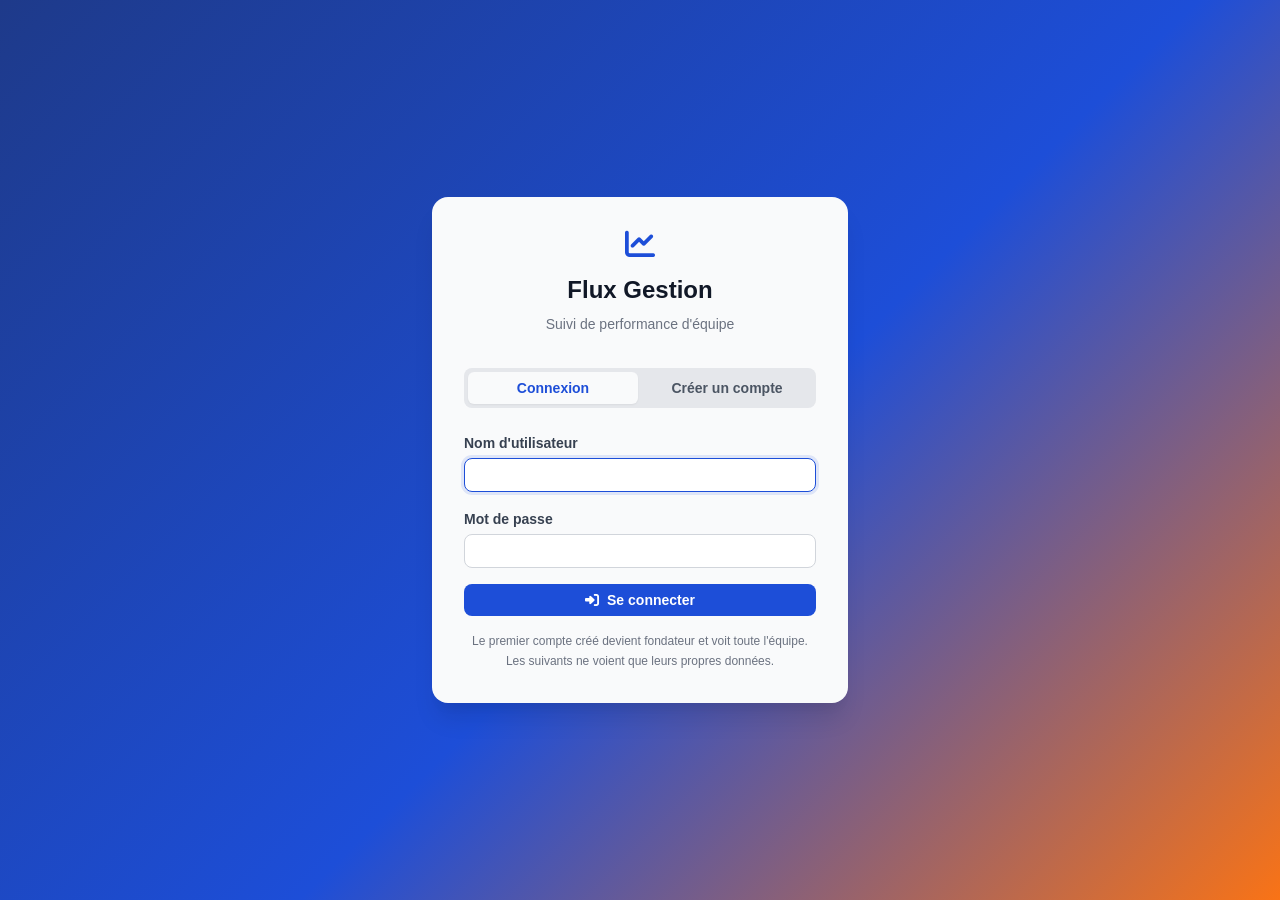
<file: frontend/login.html>
<!DOCTYPE html>
<html lang="fr">
<head>
    <meta charset="UTF-8">
    <meta name="viewport" content="width=device-width, initial-scale=1.0">
    <title>Connexion — Flux Gestion</title>

    <link rel="stylesheet" href="css/style.css">
    <link rel="stylesheet" href="https://cdnjs.cloudflare.com/ajax/libs/font-awesome/6.4.0/css/all.min.css">

    <style>
        .auth-page {
            min-height: 100vh;
            display: flex;
            align-items: center;
            justify-content: center;
            padding: var(--spacing-base);
            /* Le bleu tient les deux tiers, l'orange n'arrive qu'au coin :
               passer directement de l'un a l'autre virait au mauve. */
            background: linear-gradient(135deg, var(--primary-dark) 0%,
                        var(--primary) 55%, var(--accent) 100%);
        }

        .auth-card {
            width: 100%;
            max-width: 26rem;
            background: var(--gray-50);
            border-radius: var(--radius-lg);
            box-shadow: var(--shadow-xl);
            padding: var(--spacing-lg);
        }

        .auth-brand {
            text-align: center;
            margin-bottom: var(--spacing-lg);
        }

        .auth-brand i {
            font-size: var(--font-size-3xl);
            color: var(--primary);
        }

        .auth-brand h1 {
            margin: var(--spacing-sm) 0 var(--spacing-xs);
            font-size: var(--font-size-2xl);
            color: var(--gray-900);
        }

        .auth-brand p {
            color: var(--gray-500);
            font-size: var(--font-size-sm);
        }

        .auth-tabs {
            display: flex;
            gap: var(--spacing-xs);
            background: var(--gray-200);
            border-radius: var(--radius-base);
            padding: var(--spacing-xs);
            margin-bottom: var(--spacing-md);
        }

        .auth-tab {
            flex: 1;
            padding: var(--spacing-sm);
            border: none;
            border-radius: var(--radius-sm);
            background: transparent;
            color: var(--gray-600);
            font-family: var(--font-family);
            font-size: var(--font-size-sm);
            font-weight: 600;
            cursor: pointer;
            transition: all var(--transition-base);
        }

        .auth-tab.active {
            background: var(--gray-50);
            color: var(--primary);
            box-shadow: var(--shadow-sm);
        }

        .auth-form .form-group {
            margin-bottom: var(--spacing-base);
        }

        .auth-form label {
            display: block;
            margin-bottom: var(--spacing-xs);
            font-size: var(--font-size-sm);
            font-weight: 600;
            color: var(--gray-700);
        }

        .auth-form .btn {
            width: 100%;
            justify-content: center;
        }

        .auth-row {
            display: grid;
            grid-template-columns: 1fr 1fr;
            gap: var(--spacing-sm);
        }

        .auth-error {
            display: none;
            margin-bottom: var(--spacing-base);
            padding: var(--spacing-sm) var(--spacing-base);
            border-left: 3px solid var(--danger);
            border-radius: var(--radius-sm);
            background: rgba(245, 87, 108, 0.1);
            color: var(--danger);
            font-size: var(--font-size-sm);
            white-space: pre-line;
        }

        .auth-error.visible { display: block; }

        .auth-hint {
            margin-top: var(--spacing-base);
            text-align: center;
            font-size: var(--font-size-xs);
            color: var(--gray-500);
        }

        @media (max-width: 480px) {
            .auth-row { grid-template-columns: 1fr; }
        }
    </style>
</head>
<body class="auth-page">

    <main class="auth-card">
        <div class="auth-brand">
            <i class="fas fa-chart-line"></i>
            <h1>Flux Gestion</h1>
            <p>Suivi de performance d'équipe</p>
        </div>

        <div class="auth-tabs" role="tablist">
            <button type="button" class="auth-tab active" data-tab="login" role="tab">
                Connexion
            </button>
            <button type="button" class="auth-tab" data-tab="register" role="tab">
                Créer un compte
            </button>
        </div>

        <div id="authError" class="auth-error" role="alert"></div>

        <!-- Connexion -->
        <form id="loginForm" class="auth-form" novalidate>
            <div class="form-group">
                <label for="loginUsername">Nom d'utilisateur</label>
                <input type="text" id="loginUsername" class="input-field"
                       autocomplete="username" required>
            </div>
            <div class="form-group">
                <label for="loginPassword">Mot de passe</label>
                <input type="password" id="loginPassword" class="input-field"
                       autocomplete="current-password" required>
            </div>
            <button type="submit" class="btn btn-primary">
                <i class="fas fa-right-to-bracket"></i> Se connecter
            </button>
        </form>

        <!-- Inscription -->
        <form id="registerForm" class="auth-form" hidden novalidate>
            <div class="form-group">
                <label for="registerUsername">Nom d'utilisateur</label>
                <input type="text" id="registerUsername" class="input-field"
                       autocomplete="username" required>
            </div>
            <div class="form-group">
                <label for="registerEmail">Email</label>
                <input type="email" id="registerEmail" class="input-field"
                       autocomplete="email" required>
            </div>
            <div class="auth-row">
                <div class="form-group">
                    <label for="registerFirstName">Prénom</label>
                    <input type="text" id="registerFirstName" class="input-field"
                           autocomplete="given-name">
                </div>
                <div class="form-group">
                    <label for="registerLastName">Nom</label>
                    <input type="text" id="registerLastName" class="input-field"
                           autocomplete="family-name">
                </div>
            </div>
            <div class="auth-row">
                <div class="form-group">
                    <label for="registerJobTitle">Poste</label>
                    <input type="text" id="registerJobTitle" class="input-field"
                           placeholder="Business Developer">
                </div>
                <div class="form-group">
                    <label for="registerDepartment">Pôle</label>
                    <select id="registerDepartment" class="input-field">
                        <option value="commercial">Commercial</option>
                        <option value="marketing">Marketing</option>
                        <option value="produit">Produit</option>
                        <option value="technique">Technique</option>
                        <option value="finance">Finance</option>
                        <option value="operations">Opérations</option>
                        <option value="direction">Direction</option>
                    </select>
                </div>
            </div>
            <div class="form-group">
                <label for="registerPassword">Mot de passe</label>
                <input type="password" id="registerPassword" class="input-field"
                       autocomplete="new-password" required>
            </div>
            <div class="form-group">
                <label for="registerPasswordConfirm">Confirmer le mot de passe</label>
                <input type="password" id="registerPasswordConfirm" class="input-field"
                       autocomplete="new-password" required>
            </div>
            <button type="submit" class="btn btn-primary">
                <i class="fas fa-user-plus"></i> Créer mon compte
            </button>
        </form>

        <p class="auth-hint">
            Le premier compte créé devient fondateur et voit toute l'équipe.
            Les suivants ne voient que leurs propres données.
        </p>
    </main>

    <div id="loadingSpinner" class="loading-spinner">
        <div class="spinner"></div>
    </div>
    <div id="toastContainer" class="toast-container"></div>

    <script src="config.js"></script>
    <script src="js/utils.js"></script>
    <script src="js/api.js"></script>
    <script src="js/auth.js"></script>
</body>
</html>
</file>
<file: frontend/css/style.css>
/* ============================
   VARIABLES ET THEMING
   ============================ */

:root {
    /* Bleu : la structure et les actions principales. */
    --primary: #1d4ed8;
    --primary-dark: #1e3a8a;
    --primary-light: #3b82f6;
    --primary-soft: rgba(29, 78, 216, 0.12);

    /* Orange : l'accent, ce qui doit attirer l'oeil. */
    --secondary: #f97316;
    --accent: #f97316;
    --accent-dark: #ea580c;
    --accent-soft: rgba(249, 115, 22, 0.14);

    --success: #16a34a;
    --warning: #f59e0b;
    --danger: #dc2626;
    --info: #0ea5e9;

    /* Chrome de navigation : un bleu nuit franc, pour que le rail et la barre
       ne se confondent jamais avec la zone de travail. */
    --nav-bg: #0f294d;
    --nav-bg-soft: #1b3f6b;
    --nav-border: #1c3d66;
    --nav-text: #b9cbe4;
    --nav-text-strong: #ffffff;
    --nav-muted: #7f9ac0;

    /* Fond de la zone de travail, legerement bleute. */
    --body-bg: #eef2f8;
    
    /* Neutres */
    --dark: #2c3e50;
    --light: #ecf0f1;
    --gray-50: #f9fafb;
    --gray-100: #f3f4f6;
    --gray-200: #e5e7eb;
    --gray-300: #d1d5db;
    --gray-400: #9ca3af;
    --gray-500: #6b7280;
    --gray-600: #4b5563;
    --gray-700: #374151;
    --gray-800: #1f2937;
    --gray-900: #111827;
    
    /* Status */
    --status-excellent: #16a34a;
    --status-good: #0ea5e9;
    --status-average: #f59e0b;
    --status-poor: #f97316;
    --status-critical: #dc2626;
    
    /* Spacing */
    --spacing-xs: 0.25rem;
    --spacing-sm: 0.5rem;
    --spacing-base: 1rem;
    --spacing-md: 1.5rem;
    --spacing-lg: 2rem;
    --spacing-xl: 3rem;
    --spacing-2xl: 4rem;

    /* Layout */
    --sidebar-width: 264px;
    --topbar-height: 64px;
    --content-max: 1500px;

    /* Typography */
    --font-family: -apple-system, BlinkMacSystemFont, 'Segoe UI', Roboto, 'Helvetica Neue', Arial, sans-serif;
    --font-size-xs: 0.75rem;
    --font-size-sm: 0.875rem;
    --font-size-base: 1rem;
    --font-size-lg: 1.125rem;
    --font-size-xl: 1.25rem;
    --font-size-2xl: 1.5rem;
    --font-size-3xl: 1.875rem;
    
    /* Border Radius */
    --radius-sm: 0.375rem;
    --radius-base: 0.5rem;
    --radius-md: 0.75rem;
    --radius-lg: 1rem;
    
    /* Shadows */
    --shadow-sm: 0 1px 2px 0 rgba(0, 0, 0, 0.05);
    --shadow-base: 0 1px 3px 0 rgba(0, 0, 0, 0.1), 0 1px 2px 0 rgba(0, 0, 0, 0.06);
    --shadow-md: 0 4px 6px -1px rgba(0, 0, 0, 0.1), 0 2px 4px -1px rgba(0, 0, 0, 0.06);
    --shadow-lg: 0 10px 15px -3px rgba(0, 0, 0, 0.1), 0 4px 6px -2px rgba(0, 0, 0, 0.05);
    --shadow-xl: 0 20px 25px -5px rgba(0, 0, 0, 0.1), 0 10px 10px -5px rgba(0, 0, 0, 0.04);
    
    /* Transitions */
    --transition-fast: 150ms ease-in-out;
    --transition-base: 200ms ease-in-out;
    --transition-slow: 300ms ease-in-out;
}

/* Dark Mode */
body.dark-mode {
    --body-bg: #131c2b;
    --nav-bg: #0b1e39;
    --nav-bg-soft: #16334f;
    --nav-border: #17304f;
    --dark: #ecf0f1;
    --light: #2c3e50;
    --gray-50: #1f2937;
    --gray-100: #111827;
    --gray-200: #374151;
    --gray-300: #4b5563;
    --gray-400: #6b7280;
    --gray-500: #9ca3af;
    --gray-600: #d1d5db;
    --gray-700: #e5e7eb;
    --gray-800: #f3f4f6;
    --gray-900: #f9fafb;
}

/* ============================
   RESET ET GLOBAUX
   ============================ */

* {
    margin: 0;
    padding: 0;
    box-sizing: border-box;
}

html {
    scroll-behavior: smooth;
}

body {
    font-family: var(--font-family);
    background-color: var(--body-bg);
    color: var(--gray-900);
    line-height: 1.6;
    transition: background-color var(--transition-base), color var(--transition-base);
}

a {
    color: var(--primary);
    text-decoration: none;
    transition: color var(--transition-fast);
}

a:hover {
    color: var(--primary-dark);
}

button {
    font-family: inherit;
    cursor: pointer;
    border: none;
    background: none;
}

input, select, textarea {
    font-family: inherit;
    font-size: inherit;
}

/* Un `display` d'auteur l'emporte sur celui de l'agent utilisateur : sans
   cette regle, un element porteur de `hidden` mais mis en `flex` (le badge
   de taches, l'entree reservee aux fondateurs) resterait affiche. */
[hidden] {
    display: none !important;
}

/* ============================
   BARRES DE DEFILEMENT
   ============================ */

/* Quatre zones defilent : la page, le resume du rail, le corps des modales et
   le tableau d'equipe. La barre systeme, large et opaque, tranchait avec le
   reste ; celle-ci se fond dans le fond et suit le theme. */

::-webkit-scrollbar {
    width: 10px;
    height: 10px;
}

/* Piste transparente : la barre prend la couleur de ce qu'elle longe, carte
   blanche ou rail gris. */
::-webkit-scrollbar-track {
    background: transparent;
}

/* La bordure transparente, combinee a `background-clip`, degage une marge
   autour du curseur : il parait fin sans reduire la zone d'accroche. */
::-webkit-scrollbar-thumb {
    background-color: var(--gray-300);
    background-clip: content-box;
    border: 3px solid transparent;
    border-radius: 999px;
}

::-webkit-scrollbar-thumb:hover {
    background-color: var(--gray-400);
}

::-webkit-scrollbar-thumb:active {
    background-color: var(--gray-500);
}

/* Angle entre une barre horizontale et une verticale. */
::-webkit-scrollbar-corner {
    background: transparent;
}

/* Firefox ne connait pas les pseudo-elements ci-dessus et n'offre que ces deux
   proprietes. Elles sont isolees : dans Chromium, elles l'emporteraient sur
   `::-webkit-scrollbar` et feraient perdre la marge du curseur. */
@supports not selector(::-webkit-scrollbar) {
    * {
        scrollbar-width: thin;
        scrollbar-color: var(--gray-300) transparent;
    }
}

/* ============================
   COQUILLE APPLICATIVE
   ============================ */

/* Rail de navigation a gauche, colonne de travail a droite : la disposition
   classique d'une application de gestion. Le rail reste visible en
   permanence, seul le contenu defile. */
.app-shell {
    display: flex;
    min-height: 100vh;
}

.app-main {
    flex: 1;
    min-width: 0;
    display: flex;
    flex-direction: column;
}

/* ============================
   RAIL DE NAVIGATION
   ============================ */

.sidebar {
    width: var(--sidebar-width);
    flex-shrink: 0;
    background: var(--nav-bg);
    color: var(--nav-text);
    border-right: 1px solid var(--nav-border);
    display: flex;
    flex-direction: column;
    position: sticky;
    top: 0;
    height: 100vh;
    z-index: 60;
    transition: transform var(--transition-base);
}

/* --- Marque --- */

.sidebar-brand {
    display: flex;
    align-items: center;
    gap: var(--spacing-sm);
    height: var(--topbar-height);
    padding: 0 var(--spacing-base);
    border-bottom: 1px solid var(--nav-border);
    flex-shrink: 0;
}

.brand-mark {
    width: 36px;
    height: 36px;
    flex-shrink: 0;
    border-radius: var(--radius-base);
    background: var(--accent);
    color: white;
    display: flex;
    align-items: center;
    justify-content: center;
    box-shadow: var(--shadow-sm);
}

.brand-text {
    display: flex;
    flex-direction: column;
    line-height: 1.25;
    min-width: 0;
}

.brand-text strong {
    font-size: var(--font-size-base);
    color: var(--nav-text-strong);
}

.brand-text small {
    font-size: var(--font-size-xs);
    color: var(--nav-muted);
}

/* Le corps du rail defile d'un bloc, la marque reste en haut : avec dix
   entrees et le resume du mois, un ecran bas ne montrait plus le bas du menu. */
.sidebar-body {
    flex: 1;
    min-height: 0;
    overflow-y: auto;
    display: flex;
    flex-direction: column;
}

/* Sur fond bleu nuit, le curseur gris du reste de l'application disparaitrait :
   il passe en blanc translucide. */
.sidebar-body::-webkit-scrollbar-thumb {
    background-color: rgba(255, 255, 255, 0.22);
}

.sidebar-body::-webkit-scrollbar-thumb:hover {
    background-color: rgba(255, 255, 255, 0.38);
}

@supports not selector(::-webkit-scrollbar) {
    .sidebar-body {
        scrollbar-color: rgba(255, 255, 255, 0.28) transparent;
    }
}

/* --- Menu --- */

.sidebar-nav {
    display: flex;
    flex-direction: column;
    gap: 2px;
    padding: var(--spacing-sm) var(--spacing-sm) var(--spacing-base);
}

/* Un intitule de groupe separe les familles de pages sans ajouter de trait. */
.nav-section {
    padding: var(--spacing-md) var(--spacing-md) var(--spacing-xs);
    font-size: var(--font-size-xs);
    font-weight: 700;
    text-transform: uppercase;
    letter-spacing: 0.08em;
    color: var(--nav-muted);
}

.nav-section:first-child {
    padding-top: var(--spacing-sm);
}

.nav-link {
    display: flex;
    align-items: center;
    gap: var(--spacing-sm);
    padding: 0.625rem var(--spacing-md);
    border-radius: var(--radius-base);
    color: var(--nav-text);
    font-size: var(--font-size-sm);
    font-weight: 500;
    position: relative;
    transition: background-color var(--transition-fast), color var(--transition-fast);
}

/* Les icones partagent la meme largeur : les libelles s'alignent au pixel
   pres, quelle que soit la glyphe. */
.nav-icon {
    width: 1.25rem;
    flex-shrink: 0;
    text-align: center;
    font-size: var(--font-size-base);
    color: var(--nav-muted);
    transition: color var(--transition-fast);
}

.nav-label {
    flex: 1;
    min-width: 0;
    overflow: hidden;
    text-overflow: ellipsis;
    white-space: nowrap;
}

.nav-link:hover {
    background-color: var(--nav-bg-soft);
    color: var(--nav-text-strong);
}

.nav-link:hover .nav-icon {
    color: var(--accent);
}

/* L'entree courante s'eclaircit, l'orange la signe. */
.nav-link.active {
    background-color: var(--nav-bg-soft);
    color: var(--nav-text-strong);
    font-weight: 600;
}

.nav-link.active .nav-icon {
    color: var(--accent);
}

/* Le repere se cale sur le bord du rail, pas sur celui de la pastille. */
.nav-link.active::before {
    content: '';
    position: absolute;
    left: calc(-1 * var(--spacing-sm));
    top: 50%;
    transform: translateY(-50%);
    width: 3px;
    height: 60%;
    border-radius: 0 3px 3px 0;
    background: var(--accent);
}

.alert-badge {
    min-width: 20px;
    height: 20px;
    padding: 0 6px;
    background: var(--danger);
    color: white;
    border-radius: 999px;
    display: flex;
    align-items: center;
    justify-content: center;
    font-size: var(--font-size-xs);
    font-weight: 700;
}

/* --- Resume du mois --- */

/* Le resume vient sous le menu et pousse le contenu : c'est le corps du rail
   qui defile, pas lui. `margin-top: auto` le colle en bas tant que la place
   le permet. */
.sidebar-panel {
    margin-top: auto;
    padding: var(--spacing-base);
    border-top: 1px solid var(--nav-border);
}

.sidebar-panel h4 {
    font-size: var(--font-size-xs);
    font-weight: 700;
    text-transform: uppercase;
    letter-spacing: 0.08em;
    color: var(--nav-muted);
    margin-bottom: var(--spacing-sm);
}

/* Le resume du mois herite du fond sombre : ses textes s'eclaircissent. */
.sidebar-panel .text-muted,
.sidebar-panel .sidebar-metric {
    color: var(--nav-text);
}

.sidebar-panel .sidebar-metric strong {
    color: var(--nav-text-strong);
}

.sidebar-panel .sidebar-focus {
    color: var(--nav-muted);
}

.sidebar-panel .progress {
    background: rgba(255, 255, 255, 0.14);
}

.sidebar-panel .progress-legend {
    color: var(--nav-muted);
}

.sidebar-panel .progress-legend .text-muted {
    color: var(--nav-muted);
}

.sidebar-section + .sidebar-section {
    margin-top: var(--spacing-md);
}

/* --- Bloc utilisateur (barre du haut) --- */

.user-menu {
    position: relative;
}

.btn-user {
    display: flex;
    align-items: center;
    gap: var(--spacing-sm);
    padding: var(--spacing-xs) var(--spacing-sm);
    border-radius: var(--radius-base);
    text-align: left;
    transition: background-color var(--transition-fast);
}

.btn-user:hover {
    background-color: var(--nav-bg-soft);
}

.user-avatar {
    width: 32px;
    height: 32px;
    flex-shrink: 0;
    border-radius: 50%;
    background: var(--nav-bg-soft);
    color: var(--nav-text-strong);
    display: flex;
    align-items: center;
    justify-content: center;
}

.user-identity {
    flex: 1;
    min-width: 0;
    display: flex;
    flex-direction: column;
    line-height: 1.3;
}

.identity-name {
    max-width: 12rem;
    font-size: var(--font-size-sm);
    font-weight: 600;
    color: var(--nav-text-strong);
    overflow: hidden;
    text-overflow: ellipsis;
    white-space: nowrap;
}

.identity-role {
    max-width: 12rem;
    font-size: var(--font-size-xs);
    color: var(--nav-muted);
    overflow: hidden;
    text-overflow: ellipsis;
    white-space: nowrap;
}

.user-caret {
    color: var(--nav-muted);
    font-size: var(--font-size-xs);
}

/* Ancre en haut de page : le menu se deroule vers le bas, aligne a droite. */
.dropdown-menu {
    position: absolute;
    top: 100%;
    right: 0;
    min-width: 12rem;
    background: white;
    border: 1px solid var(--gray-200);
    border-radius: var(--radius-md);
    box-shadow: var(--shadow-lg);
    margin-top: var(--spacing-xs);
    opacity: 0;
    visibility: hidden;
    transform: translateY(-8px);
    transition: all var(--transition-base);
    z-index: 70;
    overflow: hidden;
}

body.dark-mode .dropdown-menu {
    background: var(--gray-100);
}

.user-menu:hover .dropdown-menu,
.user-menu:focus-within .dropdown-menu {
    opacity: 1;
    visibility: visible;
    transform: translateY(0);
}

.dropdown-menu a {
    display: flex;
    align-items: center;
    gap: var(--spacing-sm);
    padding: var(--spacing-md);
    font-size: var(--font-size-sm);
    color: var(--gray-700);
    transition: all var(--transition-fast);
    border-bottom: 1px solid var(--gray-200);
}

.dropdown-menu a:last-child {
    border-bottom: none;
}

.dropdown-menu a:hover {
    background-color: var(--gray-100);
    color: var(--primary);
}

/* --- Tiroir mobile --- */

.sidebar-scrim {
    display: none;
    position: fixed;
    inset: 0;
    background: rgba(17, 24, 39, 0.45);
    z-index: 55;
    opacity: 0;
    visibility: hidden;
    transition: opacity var(--transition-base), visibility var(--transition-base);
}

/* ============================
   BARRE SUPERIEURE
   ============================ */

.topbar {
    height: var(--topbar-height);
    flex-shrink: 0;
    display: flex;
    align-items: center;
    gap: var(--spacing-base);
    padding: 0 var(--spacing-lg);
    background: var(--nav-bg);
    color: var(--nav-text);
    border-bottom: 1px solid var(--nav-border);
    position: sticky;
    top: 0;
    z-index: 50;
}

.sidebar-toggle {
    display: none;
    width: 40px;
    height: 40px;
    border-radius: var(--radius-base);
    align-items: center;
    justify-content: center;
    color: var(--nav-text);
}

.sidebar-toggle:hover {
    background-color: var(--nav-bg-soft);
}

.breadcrumb {
    display: flex;
    align-items: center;
    gap: var(--spacing-sm);
    min-width: 0;
    font-size: var(--font-size-sm);
    color: var(--nav-muted);
}

.breadcrumb i {
    font-size: 0.625rem;
    color: var(--nav-muted);
}

.breadcrumb strong {
    font-weight: 600;
    color: var(--nav-text-strong);
    overflow: hidden;
    text-overflow: ellipsis;
    white-space: nowrap;
}

.topbar-actions {
    margin-left: auto;
    display: flex;
    align-items: center;
    gap: var(--spacing-xs);
}

.topbar-date {
    font-size: var(--font-size-sm);
    color: var(--nav-muted);
    white-space: nowrap;
    padding-right: var(--spacing-base);
    margin-right: var(--spacing-xs);
    border-right: 1px solid var(--nav-border);
}

.topbar-date::first-letter {
    text-transform: uppercase;
}

.btn-icon {
    width: 40px;
    height: 40px;
    border-radius: var(--radius-base);
    display: flex;
    align-items: center;
    justify-content: center;
    color: var(--gray-600);
    transition: all var(--transition-fast);
    cursor: pointer;
}

.btn-icon:hover {
    background-color: var(--gray-100);
    color: var(--primary);
}

/* Dans la barre sombre, l'icone s'eclaircit au lieu de foncer. */
.topbar .btn-icon {
    color: var(--nav-text);
}

.topbar .btn-icon:hover {
    background-color: var(--nav-bg-soft);
    color: var(--nav-text-strong);
}

/* ============================
   CONTENT AREA
   ============================ */

/* La colonne de travail est bornee : au-dela, les lignes de tableau et les
   listes deviennent trop larges pour etre lues d'un balayage. */
.content {
    flex: 1;
    width: 100%;
    max-width: var(--content-max);
    padding: var(--spacing-lg) var(--spacing-lg) var(--spacing-2xl);
}

.page {
    display: none;
}

.page.active {
    display: block;
    animation: apparition 140ms ease-out;
}

/* La bascule de page ne joue que sur l'opacite : un deplacement vertical
   rallonge la transition sans rien apprendre a l'utilisateur. */
@keyframes apparition {
    from { opacity: 0; }
    to { opacity: 1; }
}

@keyframes fadeIn {
    from {
        opacity: 0;
        transform: translateY(10px);
    }
    to {
        opacity: 1;
        transform: translateY(0);
    }
}

.page-header {
    display: flex;
    justify-content: space-between;
    align-items: flex-start;
    gap: var(--spacing-base);
    margin-bottom: var(--spacing-lg);
    padding-bottom: var(--spacing-base);
    border-bottom: 1px solid var(--gray-200);
}

.page-header h1 {
    font-size: var(--font-size-2xl);
    font-weight: 700;
    letter-spacing: -0.01em;
    color: var(--gray-900);
    margin-bottom: var(--spacing-xs);
}

.page-header .text-muted {
    color: var(--gray-500);
    font-size: var(--font-size-sm);
}

/* ============================
   CARDS ET CONTENEURS
   ============================ */

.card {
    background: white;
    border-radius: var(--radius-lg);
    padding: var(--spacing-lg);
    box-shadow: var(--shadow-base);
    margin-bottom: var(--spacing-lg);
    transition: box-shadow var(--transition-fast);
}

body.dark-mode .card {
    background: var(--gray-100);
}

.card:hover {
    box-shadow: var(--shadow-md);
}

.card h3 {
    font-size: var(--font-size-lg);
    margin-bottom: var(--spacing-md);
    color: var(--gray-900);
}

/* ============================
   STATS
   ============================ */

/* Quatre tuiles sur une ligne des 1100 px de colonne de travail. */
.stats-grid {
    display: grid;
    grid-template-columns: repeat(auto-fit, minmax(200px, 1fr));
    gap: var(--spacing-base);
    margin-bottom: var(--spacing-lg);
}

.stat-card {
    background: white;
    border-radius: var(--radius-lg);
    padding: var(--spacing-base);
    display: flex;
    gap: var(--spacing-base);
    align-items: center;
    box-shadow: var(--shadow-base);
    transition: all var(--transition-base);
}

body.dark-mode .stat-card {
    background: var(--gray-100);
}

.stat-card:hover {
    transform: translateY(-4px);
    box-shadow: var(--shadow-lg);
}

.stat-icon {
    width: 44px;
    height: 44px;
    border-radius: var(--radius-base);
    display: flex;
    align-items: center;
    justify-content: center;
    color: white;
    font-size: var(--font-size-lg);
    flex-shrink: 0;
    background: var(--primary);
}

/* Quatre teintes suffisent a distinguer les tuiles sans quitter la palette. */
.stat-icon.icon-accent { background: var(--accent); }
.stat-icon.icon-info { background: var(--info); }
.stat-icon.icon-success { background: var(--success); }
.stat-icon.icon-danger { background: var(--danger); }

.stat-content {
    flex: 1;
}

.stat-label {
    display: block;
    font-size: var(--font-size-xs);
    color: var(--gray-500);
    margin-bottom: var(--spacing-xs);
    text-transform: uppercase;
    letter-spacing: 0.5px;
}

/* Les valeurs monetaires sont plus longues qu'un simple compteur : la coupure
   doit tomber sur le separateur, jamais entre un montant et son symbole. */
.stat-content h3 {
    font-size: var(--font-size-xl);
    line-height: 1.25;
    font-weight: 700;
    color: var(--gray-900);
    margin: 0;
    overflow-wrap: break-word;
}

/* ============================
   CHARTS
   ============================ */

.charts-container {
    display: grid;
    grid-template-columns: repeat(auto-fit, minmax(400px, 1fr));
    gap: var(--spacing-lg);
    margin-bottom: var(--spacing-2xl);
}

.chart-card {
    background: white;
    border-radius: var(--radius-lg);
    padding: var(--spacing-lg);
    box-shadow: var(--shadow-base);
}

body.dark-mode .chart-card {
    background: var(--gray-100);
}

.chart-card h3 {
    font-size: var(--font-size-lg);
    margin-bottom: var(--spacing-lg);
    color: var(--gray-900);
}

.chart-card canvas {
    max-height: 300px;
}

/* ============================
   LISTES
   ============================ */

.performances-list, .alerts-list {
    display: grid;
    gap: var(--spacing-md);
}

.performance-item, .alert-item {
    background: white;
    border-radius: var(--radius-md);
    padding: var(--spacing-md);
    border-left: 4px solid transparent;
    display: flex;
    justify-content: space-between;
    align-items: center;
    transition: all var(--transition-fast);
    cursor: pointer;
}

body.dark-mode .performance-item,
body.dark-mode .alert-item {
    background: var(--gray-100);
}

.performance-item:hover, .alert-item:hover {
    box-shadow: var(--shadow-md);
    transform: translateX(4px);
}

.performance-item.excellent {
    border-left-color: var(--status-excellent);
}

.performance-item.good {
    border-left-color: var(--status-good);
}

.performance-item.average {
    border-left-color: var(--status-average);
}

.performance-item.poor {
    border-left-color: var(--status-poor);
}

.performance-item.critical {
    border-left-color: var(--status-critical);
}

.performance-header {
    flex: 1;
}

.performance-title {
    font-weight: 600;
    font-size: var(--font-size-base);
    color: var(--gray-900);
    margin-bottom: var(--spacing-xs);
}

.performance-category {
    font-size: var(--font-size-sm);
    color: var(--gray-500);
}

.performance-value {
    text-align: right;
}

.performance-number {
    font-size: var(--font-size-2xl);
    font-weight: 700;
    color: var(--gray-900);
}

.performance-unit {
    font-size: var(--font-size-sm);
    color: var(--gray-500);
}

.status-badge {
    display: inline-block;
    padding: var(--spacing-xs) var(--spacing-md);
    border-radius: 20px;
    font-size: var(--font-size-xs);
    font-weight: 600;
    text-transform: uppercase;
}

.status-badge.status-todo {
    background-color: rgba(107, 114, 128, 0.12);
    color: var(--gray-600);
}

.status-badge.status-progress {
    background-color: rgba(79, 172, 254, 0.12);
    color: var(--info);
}

.status-badge.status-done {
    background-color: rgba(67, 233, 123, 0.14);
    color: #16a34a;
}

.status-badge.status-blocked {
    background-color: rgba(245, 87, 108, 0.12);
    color: var(--danger);
}

.status-badge.status-draft {
    background-color: rgba(245, 175, 25, 0.14);
    color: #b45309;
}

/* ============================
   ALERT ITEMS
   ============================ */

.alert-item {
    border-left: 4px solid var(--gray-300);
}

.alert-item.critical {
    border-left-color: var(--danger);
}

.alert-header {
    flex: 1;
}

.alert-title {
    font-weight: 600;
    color: var(--gray-900);
}

.alert-description {
    font-size: var(--font-size-sm);
    color: var(--gray-500);
    margin-top: var(--spacing-xs);
}

.alert-actions {
    display: flex;
    gap: var(--spacing-sm);
}

.alert-actions button {
    padding: var(--spacing-xs) var(--spacing-md);
    font-size: var(--font-size-xs);
    border-radius: var(--radius-sm);
}

/* ============================
   CATEGORIES GRID
   ============================ */

.categories-grid {
    display: grid;
    grid-template-columns: repeat(auto-fill, minmax(300px, 1fr));
    gap: var(--spacing-lg);
}

.category-card {
    background: white;
    border-radius: var(--radius-lg);
    padding: var(--spacing-lg);
    box-shadow: var(--shadow-base);
    transition: all var(--transition-base);
}

body.dark-mode .category-card {
    background: var(--gray-100);
}

.category-card:hover {
    transform: translateY(-4px);
    box-shadow: var(--shadow-lg);
}

.category-card-header {
    display: flex;
    align-items: center;
    gap: var(--spacing-md);
    margin-bottom: var(--spacing-md);
}

.category-card-color {
    width: 50px;
    height: 50px;
    border-radius: var(--radius-md);
}

.category-card-title {
    font-size: var(--font-size-lg);
    font-weight: 600;
    color: var(--gray-900);
}

.category-card-desc {
    font-size: var(--font-size-sm);
    color: var(--gray-600);
    line-height: 1.5;
}

.category-card-stats {
    margin-top: var(--spacing-md);
    padding-top: var(--spacing-md);
    border-top: 1px solid var(--gray-200);
    display: flex;
    justify-content: space-between;
}

.stat {
    text-align: center;
}

.stat-value {
    font-size: var(--font-size-2xl);
    font-weight: 700;
    color: var(--primary);
}

.stat-name {
    font-size: var(--font-size-xs);
    color: var(--gray-500);
    text-transform: uppercase;
    margin-top: var(--spacing-xs);
}

/* ============================
   FORMULAIRES
   ============================ */

.filters-card {
    margin-bottom: var(--spacing-lg);
    padding: var(--spacing-base);
}

/* Les filtres se rangent a gauche, a leur largeur utile : etires sur toute
   la ligne, deux listes deroulantes prenaient l'allure d'un formulaire. */
.filter-row {
    display: flex;
    flex-wrap: wrap;
    gap: var(--spacing-sm);
}

.filter-row .input-field {
    width: auto;
    flex: 0 1 220px;
    min-width: 160px;
}

/* Le champ de recherche est le seul a meriter de s'etendre. */
.filter-row input[type="text"] {
    flex: 1 1 260px;
    max-width: 380px;
}

.input-field {
    width: 100%;
    padding: 0.5rem var(--spacing-sm);
    border: 1px solid var(--gray-300);
    border-radius: var(--radius-base);
    font-size: var(--font-size-sm);
    background: white;
    color: var(--gray-900);
    transition: all var(--transition-fast);
}

body.dark-mode .input-field {
    background: var(--gray-200);
    border-color: var(--gray-300);
    color: var(--gray-900);
}

.input-field:focus {
    outline: none;
    border-color: var(--primary);
    box-shadow: 0 0 0 3px var(--primary-soft);
}

.form {
    display: flex;
    flex-direction: column;
    gap: var(--spacing-base);
}

/* Trois champs (periodicite, debut, fin) doivent tenir sur une ligne dans la
   largeur d'une modale. `align-items: end` aligne les champs par le bas :
   un libelle qui passe sur deux lignes ne decale plus sa saisie. */
.form-row {
    display: grid;
    grid-template-columns: repeat(auto-fit, minmax(150px, 1fr));
    gap: var(--spacing-base);
    align-items: end;
}

.form-group {
    display: flex;
    flex-direction: column;
}

.form-group label {
    font-weight: 600;
    margin-bottom: var(--spacing-xs);
    color: var(--gray-900);
    font-size: var(--font-size-sm);
}

.form-group input,
.form-group textarea,
.form-group select {
    padding: 0.5rem var(--spacing-sm);
    border: 1px solid var(--gray-300);
    border-radius: var(--radius-base);
    font-size: var(--font-size-sm);
    background: white;
    color: var(--gray-900);
    transition: all var(--transition-fast);
}

body.dark-mode .form-group input,
body.dark-mode .form-group textarea,
body.dark-mode .form-group select {
    background: var(--gray-200);
    color: var(--gray-900);
    border-color: var(--gray-300);
}

.form-group input:focus,
.form-group textarea:focus,
.form-group select:focus {
    outline: none;
    border-color: var(--primary);
    box-shadow: 0 0 0 3px var(--primary-soft);
}

.form-group textarea {
    resize: vertical;
    font-family: inherit;
}

.form-actions {
    display: flex;
    gap: var(--spacing-sm);
    justify-content: flex-end;
    margin-top: var(--spacing-md);
    padding-top: var(--spacing-base);
    border-top: 1px solid var(--gray-200);
}

/* ============================
   BOUTONS
   ============================ */

.btn {
    padding: 0.5rem var(--spacing-base);
    border-radius: var(--radius-base);
    font-size: var(--font-size-sm);
    font-weight: 600;
    white-space: nowrap;
    display: inline-flex;
    align-items: center;
    gap: var(--spacing-sm);
    transition: all var(--transition-fast);
    cursor: pointer;
    border: none;
}

.btn:disabled {
    opacity: 0.6;
    cursor: not-allowed;
}

.btn-primary {
    background: var(--primary);
    color: white;
}

.btn-primary:hover:not(:disabled) {
    background: var(--primary-dark);
    box-shadow: var(--shadow-md);
}

.btn-secondary {
    background: var(--gray-200);
    color: var(--gray-900);
}

.btn-secondary:hover:not(:disabled) {
    background: var(--gray-300);
}

.btn-danger {
    background: var(--danger);
    color: white;
}

.btn-danger:hover:not(:disabled) {
    background: #e83e54;
}

.btn-success {
    background: var(--success);
    color: white;
}

.btn-success:hover:not(:disabled) {
    background: #2cd06b;
}

.btn-small {
    padding: 0.3rem var(--spacing-sm);
    font-size: var(--font-size-xs);
}

/* ============================
   MODAL
   ============================ */

.modal {
    display: none;
    position: fixed;
    top: 0;
    left: 0;
    width: 100%;
    height: 100%;
    background: rgba(0, 0, 0, 0.5);
    z-index: 1000;
    align-items: center;
    justify-content: center;
}

.modal.active {
    display: flex;
    animation: fadeIn var(--transition-base);
}

.modal-content {
    background: white;
    border-radius: var(--radius-lg);
    box-shadow: var(--shadow-xl);
    width: 90%;
    max-width: 600px;
    max-height: 90vh;
    overflow-y: auto;
}

body.dark-mode .modal-content {
    background: var(--gray-100);
}

.modal-header {
    display: flex;
    justify-content: space-between;
    align-items: center;
    padding: var(--spacing-lg);
    border-bottom: 1px solid var(--gray-200);
}

.modal-header h2 {
    font-size: var(--font-size-2xl);
    color: var(--gray-900);
    margin: 0;
}

/* Les boutons « Annuler » portent eux aussi `modal-close` : la mise en forme
   de la croix doit rester cantonnee a l'en-tete, sinon elle ecrase celle du
   bouton (police doublee, largeur figee a 40 px). */
.modal-header .modal-close {
    width: 40px;
    height: 40px;
    display: flex;
    align-items: center;
    justify-content: center;
    font-size: var(--font-size-2xl);
    color: var(--gray-500);
    cursor: pointer;
    transition: color var(--transition-fast);
}

.modal-header .modal-close:hover {
    color: var(--gray-900);
}

.modal-content form {
    padding: var(--spacing-lg);
}

/* ============================
   LOADING
   ============================ */

/* Un disque au centre de la fenetre passait inapercu : l'oeil est sur la
   liste qui se remplit, pas au milieu de l'ecran. Un bandeau en haut couvre
   toute la largeur et se voit sans quitter le contenu du regard. */
.loading-spinner {
    display: none;
    position: fixed;
    top: 0;
    left: 0;
    right: 0;
    height: 3px;
    overflow: hidden;
    background: var(--primary-soft);
    z-index: 2000;
}

.loading-spinner.active {
    display: block;
}

.spinner {
    width: 35%;
    height: 100%;
    background: var(--primary);
    border-radius: 0 2px 2px 0;
    animation: defilement 1.1s ease-in-out infinite;
}

@keyframes defilement {
    from { transform: translateX(-100%); }
    to { transform: translateX(400%); }
}

/* ============================
   SQUELETTES DE CHARGEMENT
   ============================ */

/* Affiches des le clic, ils montrent la forme de la page pendant l'aller-
   retour reseau : sans eux, la vue reste vide et parait ne rien charger. */
.skeleton {
    display: block;
    height: 0.75rem;
    border-radius: var(--radius-sm);
    background: linear-gradient(90deg,
        var(--gray-200) 25%, var(--gray-100) 37%, var(--gray-200) 63%);
    background-size: 400% 100%;
    animation: miroitement 1.3s ease-in-out infinite;
}

.skeleton-title {
    width: 40%;
    height: 1rem;
}

.skeleton-line {
    width: 85%;
}

.skeleton-line.court {
    width: 55%;
}

.skeleton-card {
    background: white;
    border-radius: var(--radius-lg);
    box-shadow: var(--shadow-base);
    padding: var(--spacing-base);
    margin-bottom: var(--spacing-base);
    display: flex;
    flex-direction: column;
    gap: var(--spacing-sm);
}

body.dark-mode .skeleton-card {
    background: var(--gray-100);
}

.skeleton-row td {
    padding: var(--spacing-base) var(--spacing-sm);
}

@keyframes miroitement {
    from { background-position: 100% 50%; }
    to { background-position: 0 50%; }
}

/* Le miroitement est decoratif : il ne doit pas s'imposer a qui demande
   moins d'animation. */
@media (prefers-reduced-motion: reduce) {
    .skeleton,
    .spinner {
        animation: none;
    }

    .page.active {
        animation: none;
    }
}

/* ============================
   TOAST
   ============================ */

.toast-container {
    position: fixed;
    z-index: 3000;
    display: flex;
    top: auto;
    bottom: var(--spacing-lg);
    right: var(--spacing-lg);
    flex-direction: column-reverse;
    gap: var(--spacing-sm);
}

.toast {
    background: white;
    border-radius: var(--radius-base);
    padding: var(--spacing-md) var(--spacing-lg);
    box-shadow: var(--shadow-lg);
    display: flex;
    align-items: center;
    gap: var(--spacing-md);
    animation: slideIn var(--transition-base);
    max-width: 400px;
}

body.dark-mode .toast {
    background: var(--gray-100);
}

@keyframes slideIn {
    from {
        transform: translateX(400px);
        opacity: 0;
    }
    to {
        transform: translateX(0);
        opacity: 1;
    }
}

.toast.success {
    border-left: 4px solid var(--success);
}

.toast.error {
    border-left: 4px solid var(--danger);
}

.toast.info {
    border-left: 4px solid var(--info);
}

.toast.warning {
    border-left: 4px solid var(--warning);
}

.toast-icon {
    font-size: var(--font-size-lg);
    flex-shrink: 0;
}

.toast.success .toast-icon {
    color: var(--success);
}

.toast.error .toast-icon {
    color: var(--danger);
}

.toast.info .toast-icon {
    color: var(--info);
}

.toast.warning .toast-icon {
    color: var(--warning);
}

/* ============================
   UTILITES
   ============================ */

.text-muted {
    color: var(--gray-500);
}

.text-center {
    text-align: center;
}

.mt-lg {
    margin-top: var(--spacing-lg);
}

.mb-lg {
    margin-bottom: var(--spacing-lg);
}

/* ============================
   RESPONSIVE
   ============================ */

/* Le rail se resserre avant de disparaitre : le contenu recupere la place
   sans que la navigation change de nature. */
@media (max-width: 1280px) {
    :root {
        --sidebar-width: 232px;
    }

    .content {
        padding: var(--spacing-base) var(--spacing-base) var(--spacing-lg);
    }
}

/* Sous 1024 px, le rail devient un tiroir : il se superpose au contenu et
   s'ouvre depuis la barre superieure. */
@media (max-width: 1024px) {
    .sidebar {
        position: fixed;
        top: 0;
        left: 0;
        height: 100vh;
        transform: translateX(-100%);
        box-shadow: var(--shadow-xl);
    }

    .sidebar.open {
        transform: translateX(0);
    }

    .sidebar-scrim {
        display: block;
    }

    .sidebar-scrim.active {
        opacity: 1;
        visibility: visible;
    }

    .sidebar-toggle {
        display: flex;
    }

    .stats-grid {
        grid-template-columns: repeat(2, 1fr);
    }
}

@media (max-width: 768px) {
    .topbar {
        padding: 0 var(--spacing-base);
    }

    .topbar-date {
        display: none;
    }

    /* Seul l'avatar reste : le nom mangerait la barre. */
    .btn-user .user-identity,
    .btn-user .user-caret {
        display: none;
    }

    .charts-container {
        grid-template-columns: 1fr;
    }

    .page-header {
        flex-direction: column;
        gap: var(--spacing-md);
    }

    .filter-row .input-field {
        flex-basis: 100%;
        max-width: none;
    }

    .modal-content {
        width: 95%;
        max-height: 95vh;
    }

    .categories-grid {
        grid-template-columns: 1fr;
    }

    .performance-item {
        flex-direction: column;
        align-items: flex-start;
    }

    .performance-value {
        text-align: left;
        align-self: flex-start;
        margin-top: var(--spacing-md);
    }
}

@media (max-width: 480px) {
    :root {
        --spacing-lg: 1rem;
        --spacing-md: 0.75rem;
        --font-size-3xl: 1.5rem;
        --font-size-2xl: 1.25rem;
        --sidebar-width: 84vw;
    }

    /* Le fil d'ariane se reduit a la page courante. */
    .breadcrumb > span,
    .breadcrumb > i {
        display: none;
    }

    .content {
        padding: var(--spacing-md);
    }

    .page-header h1 {
        font-size: var(--font-size-xl);
    }

    .stats-grid {
        grid-template-columns: 1fr;
    }

    .stat-card {
        flex-direction: column;
        text-align: center;
    }

    .form-row {
        grid-template-columns: 1fr;
    }

    .toast-container {
        left: var(--spacing-lg);
        right: var(--spacing-lg);
    }

    .toast {
        max-width: 100%;
    }
}

/* Groupe de boutons d'un en-tête de page */
.page-actions {
    display: flex;
    gap: var(--spacing-sm);
    flex-wrap: wrap;
}


/* ============================
   SUIVI D'EQUIPE
   ============================ */

/* --- Barre laterale --- */

.sidebar-objective {
    display: flex;
    flex-direction: column;
    gap: var(--spacing-xs);
}

.sidebar-metric {
    display: flex;
    justify-content: space-between;
    align-items: baseline;
    font-size: var(--font-size-sm);
    color: var(--gray-600);
}

.sidebar-metric strong {
    color: var(--gray-900);
}

.sidebar-metric.warning strong {
    color: var(--danger);
}

.sidebar-focus {
    margin-top: var(--spacing-xs);
    font-size: var(--font-size-xs);
    font-style: italic;
    color: var(--gray-500);
}

/* --- Bandeaux --- */

.banner {
    display: flex;
    align-items: center;
    gap: var(--spacing-base);
    padding: var(--spacing-base) var(--spacing-md);
    border-radius: var(--radius-base);
    border-left: 4px solid var(--info);
    background: rgba(79, 172, 254, 0.08);
    margin-bottom: var(--spacing-md);
}

.banner i {
    font-size: var(--font-size-xl);
    color: var(--info);
}

.banner strong {
    display: block;
    color: var(--gray-900);
}

.banner p {
    margin: 0;
    font-size: var(--font-size-sm);
    color: var(--gray-600);
}

.banner > div {
    flex: 1;
}

.banner-warning {
    border-left-color: var(--warning);
    background: rgba(245, 175, 25, 0.1);
}

.banner-warning i {
    color: var(--warning);
}

/* --- Barres d'avancement --- */

.progress {
    position: relative;
    height: 10px;
    border-radius: 999px;
    background: var(--gray-200);
    overflow: visible;
    margin: var(--spacing-sm) 0 var(--spacing-xs);
}

.progress-slim {
    height: 6px;
}

.progress-fill {
    height: 100%;
    border-radius: 999px;
    background: linear-gradient(90deg, var(--primary) 0%, var(--info) 100%);
    transition: width var(--transition-slow);
}

.progress-fill.behind {
    background: linear-gradient(90deg, var(--warning) 0%, var(--danger) 100%);
}

/* Repere du temps ecoule : rend le retard lisible d'un coup d'oeil. */
.progress-marker {
    position: absolute;
    top: -3px;
    width: 2px;
    height: 16px;
    background: var(--gray-600);
    border-radius: 1px;
}

.progress-legend {
    display: flex;
    justify-content: space-between;
    font-size: var(--font-size-xs);
    color: var(--gray-600);
}

.text-warning {
    color: var(--danger);
    font-weight: 600;
}

/* --- Cartes d'objectif --- */

.objective-list,
.roadmap-list,
.report-list {
    display: flex;
    flex-direction: column;
    gap: var(--spacing-base);
}

.objective-card,
.roadmap-card,
.report-card {
    background: var(--gray-50);
    border: 1px solid var(--gray-200);
    border-radius: var(--radius-md);
    padding: var(--spacing-md);
    box-shadow: var(--shadow-sm);
    transition: box-shadow var(--transition-base);
}

.objective-card:hover,
.roadmap-card:hover,
.report-card:hover {
    box-shadow: var(--shadow-md);
}

.objective-card.at-risk {
    border-left: 4px solid var(--danger);
}

.roadmap-card.overdue {
    border-left: 4px solid var(--warning);
}

.objective-head,
.roadmap-head,
.report-head {
    display: flex;
    justify-content: space-between;
    align-items: flex-start;
    gap: var(--spacing-base);
    flex-wrap: wrap;
}

.objective-head h3,
.roadmap-head h3,
.report-head h3 {
    margin: 0;
    color: var(--gray-900);
    font-size: var(--font-size-lg);
}

.objective-focus {
    margin-top: var(--spacing-xs);
    font-style: italic;
    color: var(--gray-600);
}

.objective-badges {
    display: flex;
    gap: var(--spacing-xs);
    flex-wrap: wrap;
}

.objective-metrics {
    display: grid;
    grid-template-columns: repeat(auto-fit, minmax(160px, 1fr));
    gap: var(--spacing-base);
    margin-top: var(--spacing-base);
}

.metric-label {
    display: block;
    font-size: var(--font-size-xs);
    text-transform: uppercase;
    letter-spacing: 0.03em;
    color: var(--gray-500);
}

.metric-value {
    font-size: var(--font-size-xl);
    font-weight: 700;
    color: var(--gray-900);
}

.metric-value small {
    font-size: var(--font-size-sm);
    font-weight: 400;
    color: var(--gray-500);
}

.card-actions {
    display: flex;
    gap: var(--spacing-sm);
    margin-top: var(--spacing-base);
    padding-top: var(--spacing-base);
    border-top: 1px solid var(--gray-200);
    flex-wrap: wrap;
}

.roadmap-description,
/* Le type coiffe l'objet : « Rapport de mission » au-dessus de son intitule. */
.report-kind {
    display: block;
    font-size: var(--font-size-xs);
    font-weight: 700;
    text-transform: uppercase;
    letter-spacing: 0.08em;
    color: var(--primary);
    margin-bottom: var(--spacing-xs);
}

/* Lieu et participants : un cartouche compact, propre a une mission ou a une
   reunion. */
.report-meta {
    display: flex;
    flex-wrap: wrap;
    gap: var(--spacing-xs) var(--spacing-lg);
    margin-top: var(--spacing-sm);
    padding: var(--spacing-sm) var(--spacing-base);
    background: var(--gray-100);
    border-radius: var(--radius-base);
}

.report-meta dt {
    font-size: var(--font-size-xs);
    text-transform: uppercase;
    letter-spacing: 0.05em;
    color: var(--gray-500);
}

.report-meta dd {
    margin: 0;
    font-size: var(--font-size-sm);
    color: var(--gray-800);
}

.report-summary {
    margin: var(--spacing-sm) 0;
    color: var(--gray-700);
    white-space: pre-line;
}

.report-section {
    margin-top: var(--spacing-base);
}

.report-section h4 {
    margin: 0 0 var(--spacing-xs);
    font-size: var(--font-size-sm);
    text-transform: uppercase;
    letter-spacing: 0.03em;
    color: var(--gray-500);
}

.report-section p {
    margin: 0;
    color: var(--gray-700);
    white-space: pre-line;
}

/* --- Taches --- */

.quick-task {
    display: grid;
    grid-template-columns: 2fr 1fr 1fr auto;
    gap: var(--spacing-sm);
    align-items: center;
}

.task-list {
    display: flex;
    flex-direction: column;
    gap: var(--spacing-sm);
    margin-top: var(--spacing-base);
}

.task-item {
    display: flex;
    align-items: center;
    gap: var(--spacing-base);
    padding: var(--spacing-sm) var(--spacing-base);
    border-radius: var(--radius-base);
    background: var(--gray-100);
    border-left: 3px solid var(--gray-300);
}

.task-item.priority-3 { border-left-color: var(--warning); }
.task-item.priority-4 { border-left-color: var(--danger); }

.task-item.done .task-title {
    text-decoration: line-through;
    color: var(--gray-500);
}

.task-check {
    background: none;
    border: none;
    font-size: var(--font-size-xl);
    color: var(--gray-400);
    cursor: pointer;
    transition: color var(--transition-fast);
    padding: 0;
}

.task-check:hover:not([disabled]) {
    color: var(--primary);
}

.task-check.checked {
    color: var(--success);
    cursor: default;
}

.task-body {
    flex: 1;
    min-width: 0;
}

.task-title {
    font-weight: 600;
    color: var(--gray-900);
}

.task-meta {
    font-size: var(--font-size-xs);
}

/* --- Tableau d'equipe --- */

.table-scroll {
    overflow-x: auto;
    margin-top: var(--spacing-base);
}

.data-table {
    width: 100%;
    border-collapse: collapse;
    font-size: var(--font-size-sm);
}

.data-table th,
.data-table td {
    padding: var(--spacing-sm) var(--spacing-base);
    text-align: left;
    border-bottom: 1px solid var(--gray-200);
    vertical-align: middle;
}

.data-table th {
    font-size: var(--font-size-xs);
    text-transform: uppercase;
    letter-spacing: 0.03em;
    color: var(--gray-500);
    white-space: nowrap;
}

.data-table tbody tr:hover {
    background: var(--gray-100);
}

.data-table .row-at-risk td:first-child {
    box-shadow: inset 3px 0 0 var(--danger);
}

.team-month {
    max-width: 12rem;
}

/* --- Etat vide --- */

.empty-state {
    text-align: center;
    padding: var(--spacing-2xl) var(--spacing-base);
    color: var(--gray-500);
}

/* Cible la seule grande icone du bloc : `.empty-state i` habillait aussi
   celle du bouton « Reessayer », qui debordait alors de son cadre. */
.empty-state > i {
    display: block;
    font-size: 2.5rem;
    color: var(--gray-300);
    margin-bottom: var(--spacing-base);
}

.empty-state h3 {
    margin: 0 0 var(--spacing-xs);
    color: var(--gray-700);
}

.empty-state .btn {
    margin-top: var(--spacing-base);
}

/* --- Adaptation mobile --- */

@media (max-width: 768px) {
    .quick-task {
        grid-template-columns: 1fr;
    }

    .objective-head,
    .roadmap-head,
    .report-head {
        flex-direction: column;
    }

    .task-item {
        flex-wrap: wrap;
    }
}

/* --- Chronometre d'une tache --- */

.task-timer {
    white-space: nowrap;
    color: var(--gray-600);
}

.task-timer strong {
    color: var(--gray-800);
}

.task-timer.over strong {
    color: inherit;
}

.finish-task {
    flex-shrink: 0;
}

.task-timer i {
    margin-right: 2px;
}

/* Au-dela d'un quart de plus que l'estime, la duree passe a l'orange : c'est
   la comparaison qui rend la mesure utile. */
.task-timer.over {
    color: var(--accent-dark);
    font-weight: 600;
}

.start-task {
    flex-shrink: 0;
}

/* ============================
   MOT DE PASSE ENGENDRE
   ============================ */

/* Peu de contenu : la fenetre n'a pas besoin de la largeur des formulaires. */
.modal-content.modal-sm {
    max-width: 30rem;
}

.credential-for {
    display: flex;
    align-items: center;
    gap: var(--spacing-sm);
    padding: var(--spacing-sm) var(--spacing-base);
    background: var(--gray-100);
    border-radius: var(--radius-base);
    color: var(--gray-800);
}

/* Le champ et le bouton sur une ligne : lire, puis copier. */
.credential-row {
    display: flex;
    gap: var(--spacing-sm);
}

.credential-row .input-field {
    flex: 1;
    min-width: 0;
    font-family: var(--font-mono, monospace);
    font-size: var(--font-size-base);
    letter-spacing: 0.05em;
}

.credential-row .btn {
    flex-shrink: 0;
}

/* L'avertissement se voit : ce mot de passe ne repassera pas. */
.credential-warning {
    display: flex;
    gap: var(--spacing-sm);
    padding: var(--spacing-sm) var(--spacing-base);
    background: var(--warning-soft, var(--gray-100));
    border-left: 3px solid var(--warning, var(--accent));
    border-radius: var(--radius-sm);
    font-size: var(--font-size-sm);
    color: var(--gray-800);
}

.credential-warning > i {
    color: var(--warning, var(--accent));
}

/* ============================
   REACTIONS ET POINTS
   ============================ */

/* Salaire, points et prime cote a cote : les trois chiffres se lisent
   ensemble ou pas du tout. */
.pay-summary {
    display: grid;
    grid-template-columns: repeat(auto-fit, minmax(150px, 1fr));
    gap: var(--spacing-base);
    padding: var(--spacing-base);
    background: var(--gray-50);
    border: 1px solid var(--gray-200);
    border-radius: var(--radius-base);
    margin-bottom: var(--spacing-base);
}

.pay-summary > div {
    display: flex;
    flex-direction: column;
}

.pay-summary span {
    font-size: var(--font-size-xs);
    text-transform: uppercase;
    letter-spacing: 0.05em;
    color: var(--gray-500);
}

.pay-summary strong {
    font-size: var(--font-size-lg);
    color: var(--gray-900);
    font-variant-numeric: tabular-nums;
}

/* La prime est ce que les points rapportent : elle prend l'orange. */
.pay-summary strong.bonus {
    color: var(--accent-dark);
}

/* --- Reactions recues --- */

.reaction-list {
    display: flex;
    flex-direction: column;
    gap: var(--spacing-xs);
}

.reaction-item {
    display: flex;
    align-items: center;
    gap: var(--spacing-sm);
    padding: var(--spacing-sm);
    background: var(--gray-50);
    border-left: 3px solid var(--success);
    border-radius: var(--radius-sm);
}

.reaction-item.negative {
    border-left-color: var(--danger);
}

.reaction-item > i {
    width: 1.25rem;
    text-align: center;
    color: var(--success);
}

.reaction-item.negative > i {
    color: var(--danger);
}

.reaction-item > div {
    flex: 1;
    min-width: 0;
    font-size: var(--font-size-sm);
}

.reaction-item small {
    display: block;
    font-size: var(--font-size-xs);
}

.reaction-points {
    font-weight: 700;
    font-variant-numeric: tabular-nums;
    color: var(--success);
}

.reaction-item.negative .reaction-points {
    color: var(--danger);
}

/* --- Bareme, dans la modale de la direction --- */

.reaction-target {
    display: flex;
    align-items: center;
    gap: var(--spacing-sm);
    padding: var(--spacing-sm) var(--spacing-base);
    background: var(--gray-100);
    border-radius: var(--radius-base);
    color: var(--gray-800);
}

/* Le bareme s'affiche en toutes lettres : la valeur du geste se voit avant
   le clic, elle ne se devine pas. */
.reaction-picker {
    display: grid;
    grid-template-columns: repeat(auto-fit, minmax(140px, 1fr));
    gap: var(--spacing-sm);
}

.reaction-choice {
    display: flex;
    align-items: center;
    gap: var(--spacing-sm);
    padding: var(--spacing-sm) var(--spacing-base);
    border: 1px solid var(--gray-300);
    border-radius: var(--radius-base);
    background: white;
    text-align: left;
    transition: all var(--transition-fast);
}

body.dark-mode .reaction-choice {
    background: var(--gray-100);
}

.reaction-choice i {
    color: var(--success);
}

.reaction-choice.negative i {
    color: var(--danger);
}

.reaction-choice span {
    flex: 1;
    min-width: 0;
    font-size: var(--font-size-sm);
    color: var(--gray-800);
}

.reaction-choice strong {
    font-variant-numeric: tabular-nums;
    color: var(--success);
}

.reaction-choice.negative strong {
    color: var(--danger);
}

.reaction-choice:hover {
    border-color: var(--primary);
}

.reaction-choice.active {
    border-color: var(--primary);
    box-shadow: 0 0 0 3px var(--primary-soft);
}

/* ============================
   MON PROFIL
   ============================ */

.profile-body {
    padding: var(--spacing-lg);
}

.profile-identity {
    display: flex;
    align-items: center;
    gap: var(--spacing-base);
    padding-bottom: var(--spacing-base);
    border-bottom: 1px solid var(--gray-200);
}

.profile-avatar {
    width: 56px;
    height: 56px;
    flex-shrink: 0;
    border-radius: 50%;
    background: var(--primary);
    color: white;
    display: flex;
    align-items: center;
    justify-content: center;
    font-size: var(--font-size-xl);
}

.profile-identity h3 {
    margin: 0;
    font-size: var(--font-size-lg);
    color: var(--gray-900);
}

.profile-identity > span:last-child {
    margin-left: auto;
}

/* Deux colonnes de couples libelle / valeur, qui repassent a une sur mobile. */
.profile-fields {
    display: grid;
    grid-template-columns: repeat(auto-fit, minmax(200px, 1fr));
    gap: var(--spacing-sm) var(--spacing-lg);
    margin: var(--spacing-base) 0;
}

.profile-fields dt {
    font-size: var(--font-size-xs);
    text-transform: uppercase;
    letter-spacing: 0.05em;
    color: var(--gray-500);
}

.profile-fields dd {
    margin: 0;
    font-size: var(--font-size-sm);
    color: var(--gray-900);
}

.profile-section {
    margin-top: var(--spacing-md);
    padding-top: var(--spacing-base);
    border-top: 1px solid var(--gray-200);
}

.profile-section h4 {
    margin-bottom: var(--spacing-sm);
    font-size: var(--font-size-base);
    color: var(--gray-900);
}

.profile-pay-head {
    display: flex;
    align-items: center;
    justify-content: space-between;
    gap: var(--spacing-base);
    flex-wrap: wrap;
}

/* Le net du mois est le chiffre que l'on vient chercher. */
.profile-pay-head strong {
    display: block;
    font-size: var(--font-size-2xl);
    color: var(--primary);
    line-height: 1.2;
}

.profile-pay-history {
    margin: var(--spacing-base) 0 var(--spacing-xs);
    font-size: var(--font-size-sm);
    color: var(--gray-600);
}

.profile-pay-list {
    list-style: none;
    display: flex;
    flex-direction: column;
}

.profile-pay-list li {
    display: flex;
    align-items: center;
    gap: var(--spacing-base);
    padding: var(--spacing-xs) 0;
    border-bottom: 1px solid var(--gray-200);
    font-size: var(--font-size-sm);
}

.profile-pay-list li:last-child {
    border-bottom: none;
}

.profile-pay-list span {
    flex: 1;
    color: var(--gray-600);
}

.profile-pay-list strong {
    color: var(--gray-900);
    font-variant-numeric: tabular-nums;
}

/* ============================
   UTILISATEURS
   ============================ */

/* Explication sous un champ : elle guide sans peser autant qu'un libelle. */
.field-hint {
    margin-top: var(--spacing-xs);
    font-size: var(--font-size-xs);
    color: var(--gray-500);
}

/* Une action secondaire glissee dans une phrase : un lien, pas un bouton. */
.link-button {
    padding: 0;
    font-size: inherit;
    font-weight: 600;
    color: var(--primary);
    text-decoration: underline;
}

.link-button:hover {
    color: var(--primary-dark);
}

/* Les actions d'une ligne restent groupees et ne cassent pas la colonne. */
.row-actions {
    display: flex;
    gap: var(--spacing-xs);
}

.row-actions .btn-icon {
    width: 32px;
    height: 32px;
    font-size: var(--font-size-sm);
}

.row-actions .delete-account:hover {
    color: var(--danger);
}

/* Un compte desactive se lit comme tel, sans avoir a chercher la colonne. */
.account-off td {
    opacity: 0.6;
}

.account-off td:first-child strong {
    text-decoration: line-through;
}

/* ============================
   PANEL DU FONDATEUR
   ============================ */

/* Pastille du menu : elle bat tant que la relecture tourne. */
.live-dot {
    width: 8px;
    height: 8px;
    flex-shrink: 0;
    border-radius: 50%;
    background: var(--accent);
    animation: pulsation 1.8s ease-in-out infinite;
}

@keyframes pulsation {
    0%, 100% { opacity: 1; transform: scale(1); }
    50% { opacity: 0.35; transform: scale(0.8); }
}

@media (prefers-reduced-motion: reduce) {
    .live-dot {
        animation: none;
    }
}

.card-head {
    display: flex;
    align-items: baseline;
    justify-content: space-between;
    gap: var(--spacing-base);
    flex-wrap: wrap;
}

.card-head h3 {
    margin-bottom: 0;
}

/* L'etat du membre se lit au bord de la ligne, avant meme de lire le texte. */
.panel-row td:first-child {
    border-left: 3px solid transparent;
    padding-left: calc(var(--spacing-base) - 3px);
}

.panel-row.working td:first-child {
    border-left-color: var(--success);
}

.panel-row.idle td:first-child {
    border-left-color: var(--danger);
}

.panel-row.done td:first-child {
    border-left-color: var(--primary);
}

.panel-row .status-badge i {
    margin-right: var(--spacing-xs);
}

.text-danger {
    color: var(--danger);
}

/* --- Rapports recus --- */

.panel-reports {
    display: grid;
    grid-template-columns: repeat(auto-fill, minmax(280px, 1fr));
    gap: var(--spacing-base);
}

.panel-report {
    display: flex;
    flex-direction: column;
    gap: var(--spacing-xs);
    padding: var(--spacing-base);
    text-align: left;
    background: var(--gray-50);
    border: 1px solid var(--gray-200);
    border-radius: var(--radius-base);
    transition: box-shadow var(--transition-fast), border-color var(--transition-fast);
}

.panel-report:hover {
    border-color: var(--primary);
    box-shadow: var(--shadow-md);
}

.panel-report strong {
    color: var(--gray-900);
    font-size: var(--font-size-sm);
}

.panel-report > span:last-of-type {
    font-size: var(--font-size-xs);
}

/* Trois lignes suffisent a savoir si le rapport merite d'etre ouvert. */
.panel-report p {
    margin: 0;
    font-size: var(--font-size-sm);
    color: var(--gray-600);
    display: -webkit-box;
    -webkit-line-clamp: 3;
    -webkit-box-orient: vertical;
    overflow: hidden;
}

/* ============================
   NOTIFICATIONS ET SUGGESTIONS
   ============================ */

.notif-menu {
    position: relative;
}

/* Pastille de comptage, callee sur l'angle de la cloche. */
.notif-badge {
    position: absolute;
    top: 2px;
    right: 2px;
    min-width: 18px;
    height: 18px;
    padding: 0 4px;
    background: var(--danger);
    color: white;
    border-radius: 999px;
    display: flex;
    align-items: center;
    justify-content: center;
    font-size: 0.65rem;
    font-weight: 700;
    line-height: 1;
}

.dropdown-panel {
    position: absolute;
    top: 100%;
    right: 0;
    width: 22rem;
    max-width: calc(100vw - 2 * var(--spacing-base));
    margin-top: var(--spacing-xs);
    background: white;
    border: 1px solid var(--gray-200);
    border-radius: var(--radius-md);
    box-shadow: var(--shadow-lg);
    z-index: 70;
    overflow: hidden;
}

body.dark-mode .dropdown-panel {
    background: var(--gray-100);
}

.dropdown-head {
    display: flex;
    align-items: center;
    justify-content: space-between;
    padding: var(--spacing-sm) var(--spacing-base);
    border-bottom: 1px solid var(--gray-200);
    color: var(--gray-900);
}

.btn-icon-sm {
    width: 28px;
    height: 28px;
    font-size: var(--font-size-sm);
}

/* La liste defile au-dela de quatre ou cinq alertes. */
.notif-list {
    max-height: 22rem;
    overflow-y: auto;
}

.notif-item {
    width: 100%;
    display: flex;
    align-items: flex-start;
    gap: var(--spacing-sm);
    padding: var(--spacing-sm) var(--spacing-base);
    text-align: left;
    border-bottom: 1px solid var(--gray-200);
    transition: background-color var(--transition-fast);
}

.notif-item:last-child {
    border-bottom: none;
}

.notif-item:hover {
    background-color: var(--gray-100);
}

.notif-item > i {
    margin-top: 2px;
    width: 1rem;
    text-align: center;
    color: var(--gray-400);
}

/* Le niveau colore la seule icone : un fond teinte sur chaque ligne
   fatiguerait la lecture. */
.notif-item.warning > i {
    color: var(--warning);
}

.notif-item.info > i {
    color: var(--info);
}

.notif-item span {
    display: flex;
    flex-direction: column;
    min-width: 0;
}

.notif-item strong {
    font-size: var(--font-size-sm);
    color: var(--gray-900);
}

.notif-item small {
    font-size: var(--font-size-xs);
    color: var(--gray-500);
}

.notif-empty {
    padding: var(--spacing-md) var(--spacing-base);
    text-align: center;
    font-size: var(--font-size-sm);
    color: var(--gray-500);
}

.notif-empty i {
    color: var(--success);
    margin-right: var(--spacing-xs);
}

/* --- Boite a suggestions --- */

.suggestion-inbox {
    padding: 0 var(--spacing-lg) var(--spacing-lg);
    border-top: 1px solid var(--gray-200);
}

.suggestion-inbox h3 {
    margin: var(--spacing-base) 0 var(--spacing-sm);
    font-size: var(--font-size-base);
    color: var(--gray-900);
}

.suggestion-list {
    display: flex;
    flex-direction: column;
    gap: var(--spacing-sm);
}

.suggestion-card {
    padding: var(--spacing-base);
    background: var(--gray-50);
    border: 1px solid var(--gray-200);
    border-radius: var(--radius-base);
}

/* Un message pas encore ouvert se repere sans lire son etat. */
.suggestion-card.unread {
    border-left: 3px solid var(--primary);
}

.suggestion-head {
    display: flex;
    align-items: flex-start;
    justify-content: space-between;
    gap: var(--spacing-sm);
    flex-wrap: wrap;
}

.suggestion-message {
    margin-top: var(--spacing-sm);
    font-size: var(--font-size-sm);
    color: var(--gray-700);
    white-space: pre-line;
}

.suggestion-reply {
    margin-top: var(--spacing-sm);
    padding: var(--spacing-sm);
    background: var(--gray-100);
    border-radius: var(--radius-sm);
    font-size: var(--font-size-sm);
    color: var(--gray-700);
}

.suggestion-actions {
    display: flex;
    gap: var(--spacing-sm);
    margin-top: var(--spacing-sm);
}

.suggestion-actions .input-field {
    flex: 1;
}

/* ============================
   PAIE ET PERSONNEL
   ============================ */

/* Decompte d'un bulletin : un libelle a gauche, un montant aligne a droite. */
.payslip-lines {
    margin-top: var(--spacing-sm);
    border-top: 1px solid var(--gray-200);
}

.payslip-line {
    display: flex;
    justify-content: space-between;
    align-items: baseline;
    gap: var(--spacing-base);
    padding: var(--spacing-xs) 0;
    font-size: var(--font-size-sm);
    color: var(--gray-600);
    border-bottom: 1px solid var(--gray-200);
}

.payslip-line strong {
    color: var(--gray-900);
    font-variant-numeric: tabular-nums;
}

.payslip-line.negative strong {
    color: var(--danger);
}

/* Le net a payer est la seule ligne que l'on cherche du regard. */
.payslip-line.total {
    border-bottom: none;
    padding-top: var(--spacing-sm);
    font-size: var(--font-size-base);
    font-weight: 600;
    color: var(--gray-900);
}

.payslip-line.total strong {
    font-size: var(--font-size-lg);
    color: var(--primary);
}

/* Apercu du brut et du net sous le formulaire de saisie. */
.payslip-preview {
    display: flex;
    gap: var(--spacing-lg);
    padding: var(--spacing-sm) var(--spacing-base);
    background: var(--gray-100);
    border-radius: var(--radius-base);
}

.payslip-preview > div {
    display: flex;
    flex-direction: column;
}

.payslip-preview span {
    font-size: var(--font-size-xs);
    text-transform: uppercase;
    letter-spacing: 0.05em;
    color: var(--gray-500);
}

.payslip-preview strong {
    font-size: var(--font-size-lg);
    color: var(--gray-900);
    font-variant-numeric: tabular-nums;
}

/* Un net negatif signale une saisie a reprendre. */
.payslip-preview strong.negative {
    color: var(--danger);
}

/* Retards, observations et mises a pied repris sous le decompte : une ligne
   par fiche, le motif en dessous pour qu'il reste lisible sur telephone. */
.payslip-events {
    list-style: none;
    margin: 0;
    padding: 0;
    display: flex;
    flex-direction: column;
    gap: var(--spacing-xs);
}

.payslip-events li {
    display: grid;
    grid-template-columns: auto auto 1fr;
    align-items: baseline;
    gap: var(--spacing-xs) var(--spacing-sm);
    padding: var(--spacing-xs) var(--spacing-sm);
    font-size: var(--font-size-sm);
    background: var(--gray-100);
    border-radius: var(--radius-base);
    border-left: 3px solid var(--gray-300);
}

/* Une sanction se repere sans avoir a lire, ici comme dans la liste. */
.payslip-events li.disciplinary {
    border-left-color: var(--danger);
}

.payslip-event-kind {
    font-weight: 600;
    color: var(--gray-900);
}

/* Le motif passe a la ligne, sous la nature et la date. */
.payslip-event-reason {
    grid-column: 1 / -1;
    color: var(--gray-600);
}

/* Une sanction se repere dans la liste sans avoir a lire. */
.staff-card.disciplinary {
    border-left: 4px solid var(--danger);
}

.staff-solde {
    margin-top: var(--spacing-sm);
    font-size: var(--font-size-sm);
}

.report-kind i {
    margin-right: var(--spacing-xs);
}

/* Case a cocher alignee avec son libelle. */
.checkbox-field {
    display: flex;
    align-items: center;
    gap: var(--spacing-sm);
    font-weight: 500;
    color: var(--gray-700);
    cursor: pointer;
}

.checkbox-field input {
    width: 1rem;
    height: 1rem;
    cursor: pointer;
}

/* ============================
   DOCUMENT IMPRIMABLE (EXPORT PDF)
   ============================ */

/* Le document n'existe qu'a l'impression : le navigateur sait enregistrer une
   impression au format PDF, ce qui evite une bibliotheque tierce et garde un
   texte selectionnable dans le fichier produit. */
.report-print {
    display: none;
}

@media print {
    /* Pendant un export, seul le rapport part a l'imprimante. La classe est
       posee par le bouton : un Ctrl+P spontane imprime l'ecran courant plutot
       qu'une page blanche. */
    body.exporting .app-shell,
    body.exporting .modal,
    body.exporting .toast-container,
    body.exporting .loading-spinner {
        display: none !important;
    }

    body.exporting .report-print {
        display: block;
    }

    /* Le fond sombre et les aplats de couleur gaspillent l'encre et nuisent a
       la lecture sur papier. */
    body.exporting {
        background: white;
        color: #000;
        font-size: 11pt;
        line-height: 1.5;
    }

    @page {
        size: A4;
        margin: 18mm 16mm;
    }

    .print-sheet {
        max-width: 100%;
    }

    .print-head {
        display: flex;
        justify-content: space-between;
        align-items: flex-end;
        padding-bottom: 6pt;
        border-bottom: 1.5pt solid #000;
    }

    .print-brand strong {
        display: block;
        font-size: 13pt;
        letter-spacing: 0.02em;
    }

    .print-brand span {
        font-size: 8.5pt;
        color: #555;
    }

    .print-kind {
        font-size: 9pt;
        font-weight: 700;
        text-transform: uppercase;
        letter-spacing: 0.08em;
    }

    .print-sheet h1 {
        margin: 14pt 0 10pt;
        font-size: 17pt;
        line-height: 1.25;
    }

    /* Cartouche : auteur, dates, lieu, participants. */
    .print-meta {
        width: 100%;
        border-collapse: collapse;
        margin-bottom: 14pt;
        font-size: 10pt;
    }

    .print-meta th,
    .print-meta td {
        border: 0.5pt solid #999;
        padding: 4pt 6pt;
        text-align: left;
        vertical-align: top;
    }

    .print-meta th {
        width: 30mm;
        background: #f0f0f0;
        font-weight: 600;
        text-transform: uppercase;
        font-size: 8.5pt;
        letter-spacing: 0.04em;
    }

    /* Une section ne se coupe pas entre son titre et son texte. */
    .print-section {
        margin-bottom: 11pt;
        break-inside: avoid;
    }

    .print-section h2 {
        font-size: 11pt;
        text-transform: uppercase;
        letter-spacing: 0.05em;
        border-bottom: 0.5pt solid #999;
        padding-bottom: 2pt;
        margin-bottom: 5pt;
        break-after: avoid;
    }

    /* Les retours a la ligne saisis dans le formulaire sont conserves. */
    .print-section p {
        margin: 0;
        white-space: pre-line;
        text-align: justify;
    }

    /* Decompte du bulletin de paie : gains a gauche, retenues a droite. */
    .print-lines {
        width: 100%;
        border-collapse: collapse;
        font-size: 10pt;
        margin-bottom: 14pt;
    }

    .print-lines th,
    .print-lines td {
        border: 0.5pt solid #999;
        padding: 4pt 6pt;
        text-align: left;
    }

    .print-lines th {
        background: #f0f0f0;
        font-size: 8.5pt;
        text-transform: uppercase;
        letter-spacing: 0.04em;
    }

    .print-lines th:not(:first-child),
    .print-lines td:not(:first-child) {
        width: 30mm;
        text-align: right;
        font-variant-numeric: tabular-nums;
    }

    .print-lines .print-total td {
        font-weight: 700;
        background: #f7f7f7;
    }

    /* Les evenements du mois ne sont pas des montants : le motif se lit a
       gauche, sur toute la largeur qui reste. */
    .print-lines.print-events th:not(:first-child),
    .print-lines.print-events td:not(:first-child) {
        text-align: left;
        width: auto;
        font-variant-numeric: normal;
    }

    .print-lines.print-events th:nth-child(2),
    .print-lines.print-events td:nth-child(2),
    .print-lines.print-events th:nth-child(3),
    .print-lines.print-events td:nth-child(3) {
        width: 26mm;
    }

    /* Les deux signatures se font face, avec la place d'ecrire. */
    .print-signatures {
        display: flex;
        justify-content: space-between;
        gap: 20mm;
        margin-top: 16pt;
        break-inside: avoid;
    }

    /* Un cadre par signataire, legende en haut : l'espace a remplir est sous
       le libelle, pas au-dessus. */
    .print-signatures div {
        flex: 1;
        min-height: 24mm;
        padding: 4pt 6pt;
        border: 0.5pt solid #999;
        font-size: 8.5pt;
        color: #555;
    }

    .print-foot {
        display: flex;
        justify-content: space-between;
        margin-top: 18pt;
        padding-top: 5pt;
        border-top: 0.5pt solid #999;
        font-size: 8.5pt;
        color: #555;
    }
}

/* ============================
   AJUSTEMENTS DE MISE EN PAGE
   ============================ */

/* Un element de grille ou de flex a `min-width: auto` par defaut : un montant
   long comme « 1,9 M FCFA / 29,5 M FCFA » elargit alors sa piste et fait deborder
   toute la page horizontalement. */
.content,
.stat-card,
.stat-content,
.task-body,
.objective-head > div,
.roadmap-head > div,
.report-head > div {
    min-width: 0;
}

/* ============================
   POINTAGE ET CONGES
   ============================ */

/* Le bouton de pointage porte l'etat de la journee : il ne dit pas seulement
   ce qu'il fera, il dit ou l'on en est. */
.btn-punch {
    display: inline-flex;
    align-items: center;
    gap: var(--spacing-sm);
    height: 40px;
    padding: 0 var(--spacing-base);
    border: 1px solid var(--nav-border);
    border-radius: var(--radius-base);
    background: var(--nav-bg-soft);
    color: var(--nav-text-strong);
    font-size: var(--font-size-sm);
    font-weight: 600;
    white-space: nowrap;
    cursor: pointer;
    transition: all var(--transition-fast);
}

.btn-punch:hover:not(:disabled) {
    background: var(--primary);
    border-color: var(--primary-light);
}

/* Journee en cours : l'accent, parce qu'il reste un geste a faire. */
.btn-punch.is-open {
    background: var(--accent-dark);
    border-color: var(--accent);
}

.btn-punch.is-done,
.btn-punch.is-leave {
    opacity: 0.7;
}

.btn-punch:disabled {
    cursor: default;
}

/* L'etat d'une demande se lit au lisere, avant meme le badge. */
.leave-card.pending {
    border-left: 4px solid var(--warning);
}

.leave-card.approved {
    border-left: 4px solid var(--success);
}

.leave-card.refused {
    border-left: 4px solid var(--danger);
}

.leave-card.cancelled {
    opacity: 0.75;
}

.attendance-today {
    display: grid;
    gap: var(--spacing-sm);
}

.attendance-row {
    display: grid;
    grid-template-columns: 1fr auto auto;
    align-items: center;
    gap: var(--spacing-base);
    padding: var(--spacing-base);
    background: var(--gray-50);
    border: 1px solid var(--gray-200);
    border-radius: var(--radius-md);
}

/* Une journee encore ouverte se distingue de celles qui sont closes. */
.attendance-row.open {
    border-left: 4px solid var(--accent);
}

.attendance-times {
    display: flex;
    gap: var(--spacing-base);
    font-size: var(--font-size-sm);
    color: var(--gray-600);
}

.attendance-times i {
    margin-right: var(--spacing-xs);
    color: var(--gray-400);
}

body.dark-mode .attendance-row {
    background: var(--gray-100);
}

@media (max-width: 900px) {
    /* Dans une barre encombree, l'empreinte suffit : le libelle passe en
       infobulle. */
    .btn-punch span {
        display: none;
    }

    .btn-punch {
        padding: 0 var(--spacing-sm);
    }
}

@media (max-width: 700px) {
    .attendance-row {
        grid-template-columns: 1fr;
    }
}
</file>
